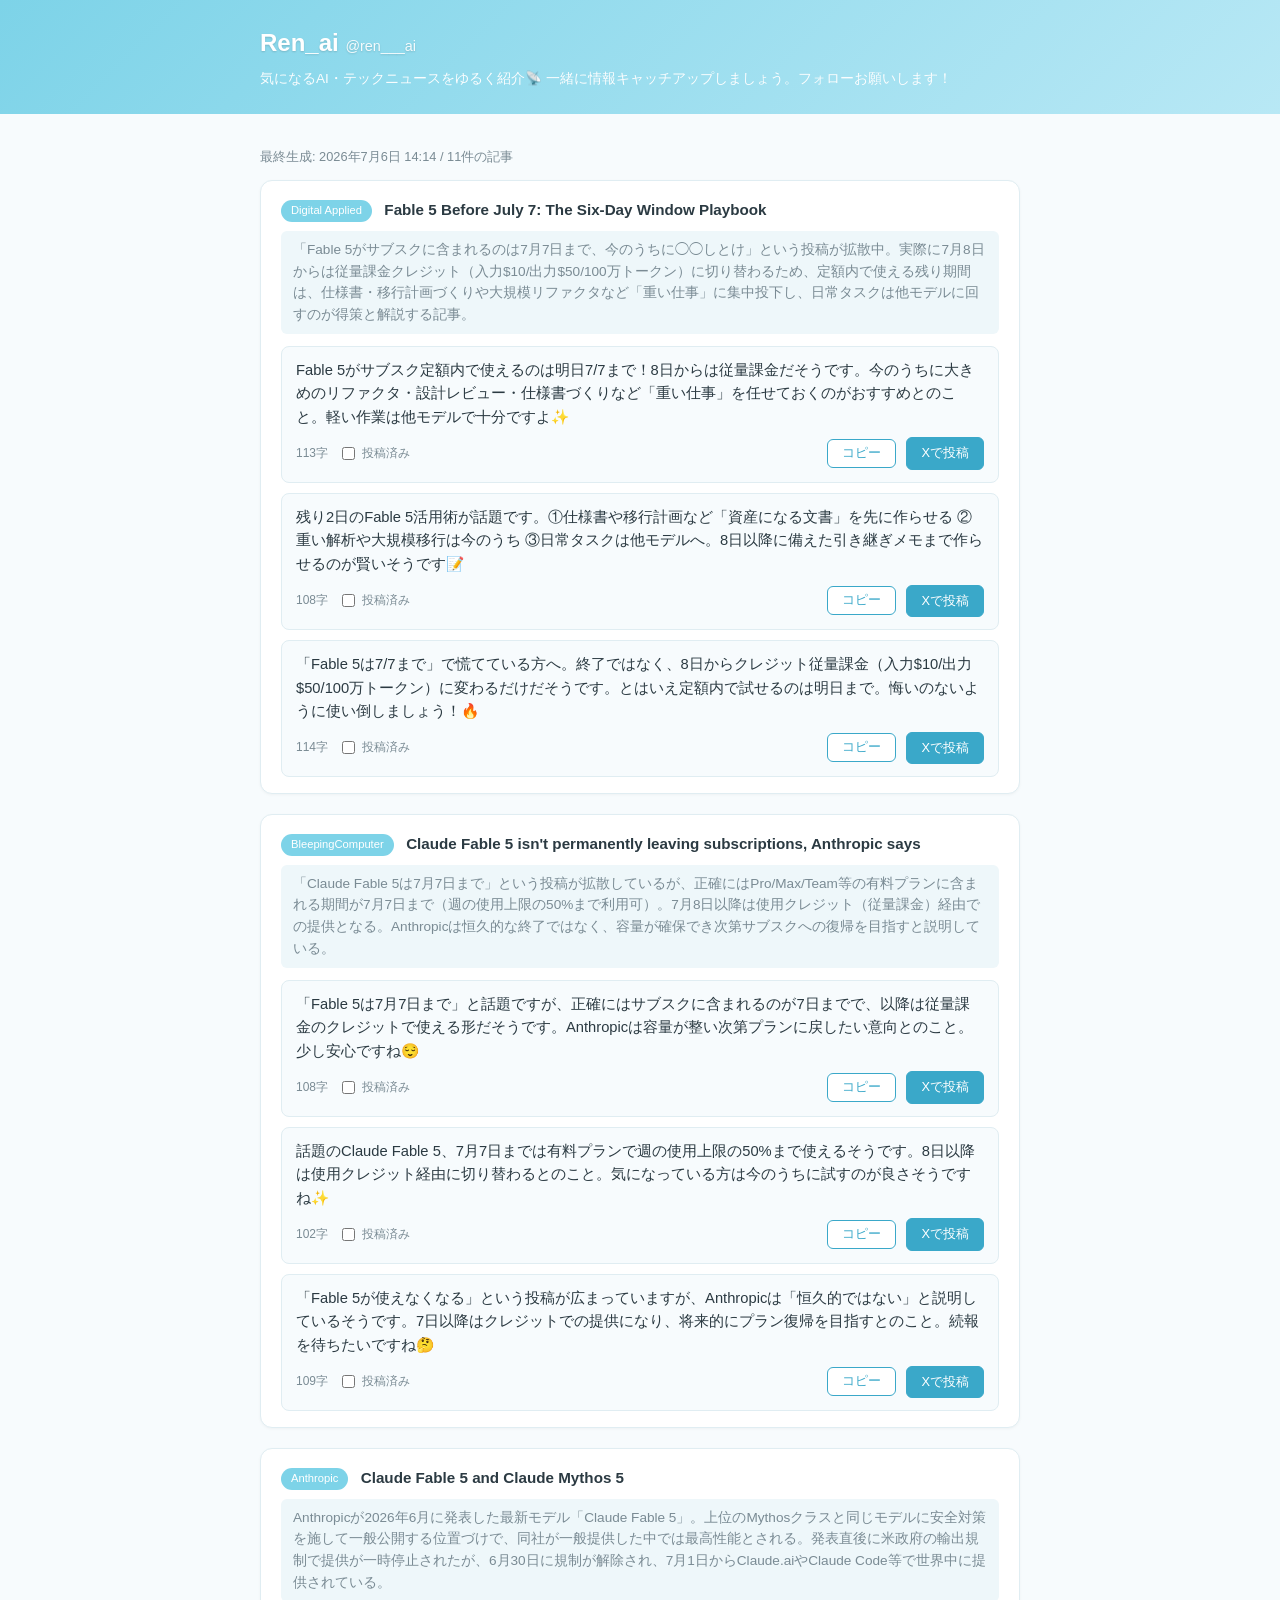
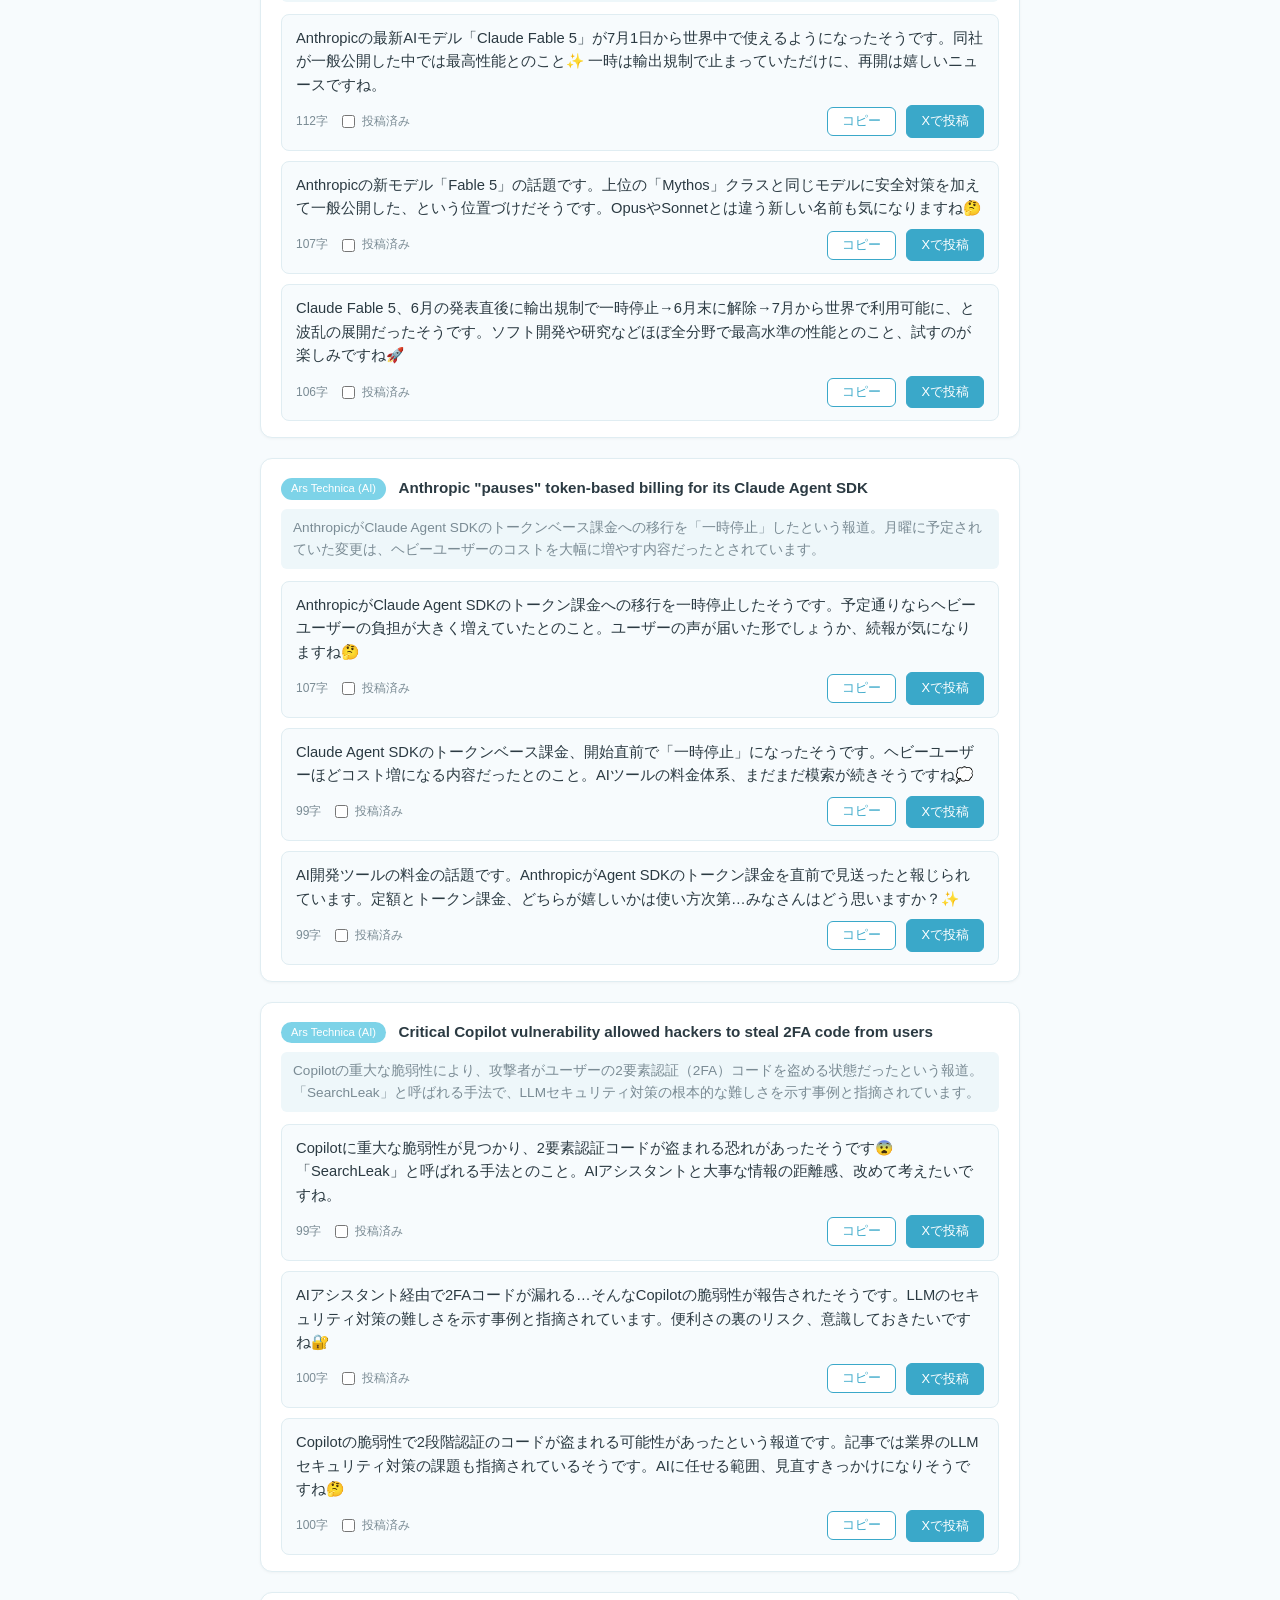
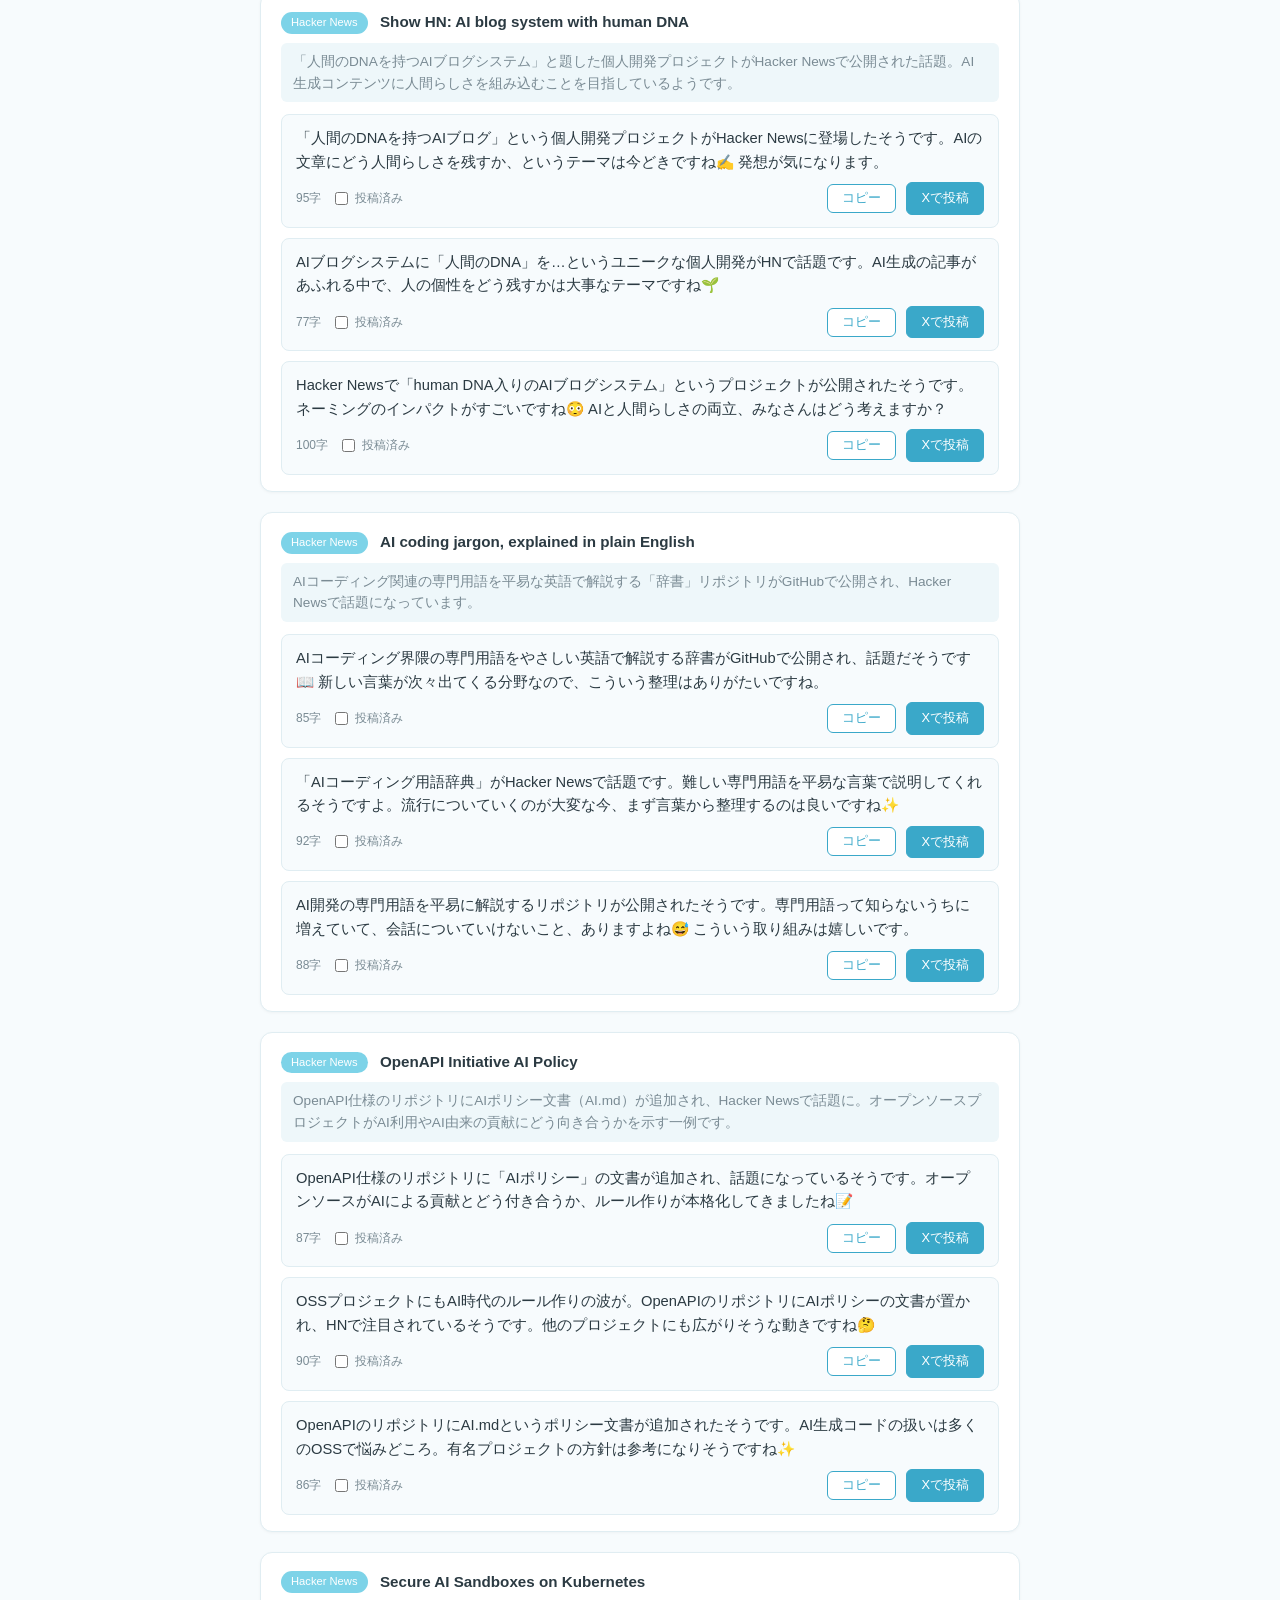
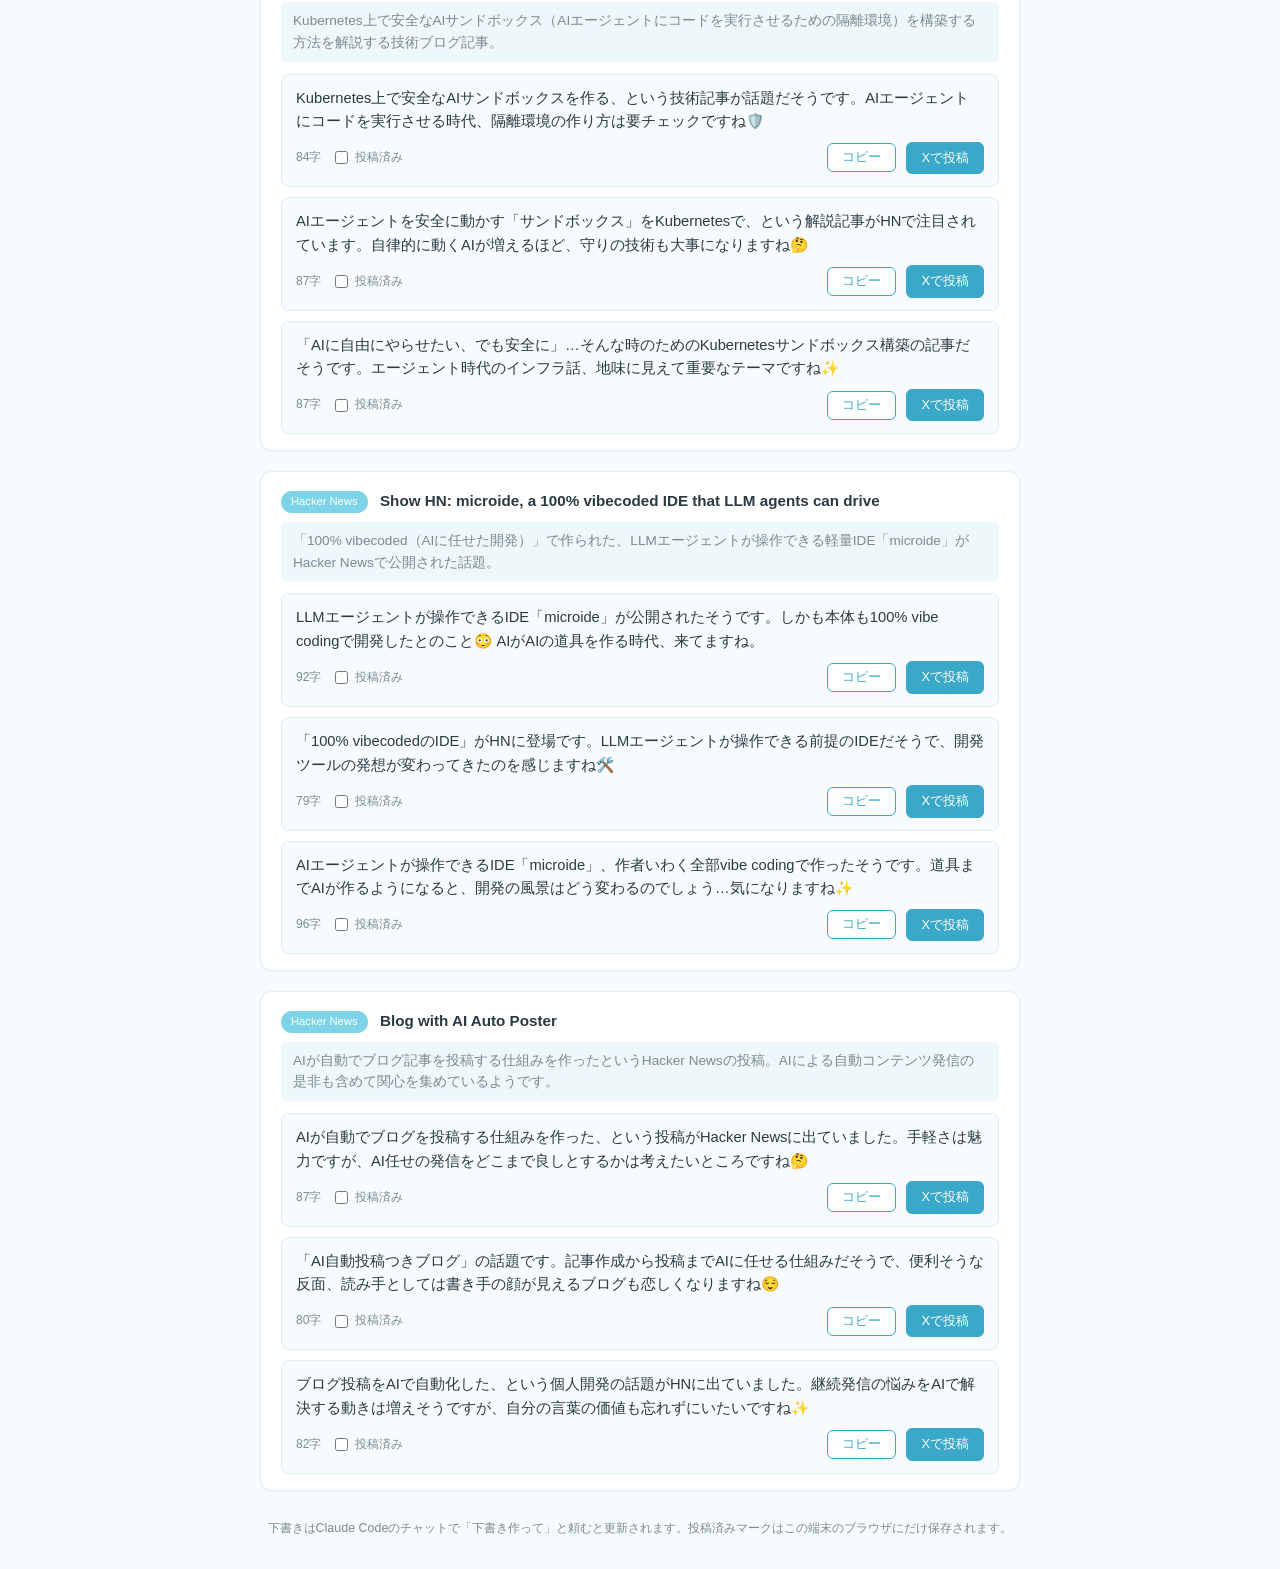
<file: docs/index.html>
<!DOCTYPE html>
<html lang="ja">
<head>
<meta charset="UTF-8">
<meta name="viewport" content="width=device-width, initial-scale=1.0">
<title>Ren_ai 下書きツール</title>
<link rel="stylesheet" href="style.css">
</head>
<body>
<header>
  <div class="header-inner">
    <h1>Ren_ai <span class="username">@ren___ai</span></h1>
    <p class="bio">気になるAI・テックニュースをゆるく紹介📡 一緒に情報キャッチアップしましょう。フォローお願いします！</p>
  </div>
</header>

<main>
  
    <p class="meta">最終生成: 2026年7月6日 14:14 / 11件の記事</p>

    <div class="articles">
      
      <section class="article-card">
        <div class="article-head">
          <span class="source-badge">Digital Applied</span>
          <a href="https://www.digitalapplied.com/blog/claude-fable-5-before-july-7-six-day-window-playbook" target="_blank" rel="noopener" class="article-title">Fable 5 Before July 7: The Six-Day Window Playbook</a>
          
          <p class="summary-ja">「Fable 5がサブスクに含まれるのは7月7日まで、今のうちに◯◯しとけ」という投稿が拡散中。実際に7月8日からは従量課金クレジット（入力$10/出力$50/100万トークン）に切り替わるため、定額内で使える残り期間は、仕様書・移行計画づくりや大規模リファクタなど「重い仕事」に集中投下し、日常タスクは他モデルに回すのが得策と解説する記事。</p>
          
        </div>

        

        <div class="drafts">
          
          <div class="draft" data-draft-key="https://www.digitalapplied.com/blog/claude-fable-5-before-july-7-six-day-window-playbook#1">
            <p class="draft-text">Fable 5がサブスク定額内で使えるのは明日7/7まで！8日からは従量課金だそうです。今のうちに大きめのリファクタ・設計レビュー・仕様書づくりなど「重い仕事」を任せておくのがおすすめとのこと。軽い作業は他モデルで十分ですよ✨</p>
            <div class="draft-footer">
              <span class="char-count">113字</span>
              <label class="used-label"><input type="checkbox" class="used-check">投稿済み</label>
              <span class="spacer"></span>
              <button class="copy-btn" data-text="Fable 5がサブスク定額内で使えるのは明日7/7まで！8日からは従量課金だそうです。今のうちに大きめのリファクタ・設計レビュー・仕様書づくりなど「重い仕事」を任せておくのがおすすめとのこと。軽い作業は他モデルで十分ですよ✨">コピー</button>
              <a class="post-btn" data-text="Fable 5がサブスク定額内で使えるのは明日7/7まで！8日からは従量課金だそうです。今のうちに大きめのリファクタ・設計レビュー・仕様書づくりなど「重い仕事」を任せておくのがおすすめとのこと。軽い作業は他モデルで十分ですよ✨" data-url="https://www.digitalapplied.com/blog/claude-fable-5-before-july-7-six-day-window-playbook" href="#" target="_blank" rel="noopener">Xで投稿</a>
            </div>
          </div>
          
          <div class="draft" data-draft-key="https://www.digitalapplied.com/blog/claude-fable-5-before-july-7-six-day-window-playbook#2">
            <p class="draft-text">残り2日のFable 5活用術が話題です。①仕様書や移行計画など「資産になる文書」を先に作らせる ②重い解析や大規模移行は今のうち ③日常タスクは他モデルへ。8日以降に備えた引き継ぎメモまで作らせるのが賢いそうです📝</p>
            <div class="draft-footer">
              <span class="char-count">108字</span>
              <label class="used-label"><input type="checkbox" class="used-check">投稿済み</label>
              <span class="spacer"></span>
              <button class="copy-btn" data-text="残り2日のFable 5活用術が話題です。①仕様書や移行計画など「資産になる文書」を先に作らせる ②重い解析や大規模移行は今のうち ③日常タスクは他モデルへ。8日以降に備えた引き継ぎメモまで作らせるのが賢いそうです📝">コピー</button>
              <a class="post-btn" data-text="残り2日のFable 5活用術が話題です。①仕様書や移行計画など「資産になる文書」を先に作らせる ②重い解析や大規模移行は今のうち ③日常タスクは他モデルへ。8日以降に備えた引き継ぎメモまで作らせるのが賢いそうです📝" data-url="https://www.digitalapplied.com/blog/claude-fable-5-before-july-7-six-day-window-playbook" href="#" target="_blank" rel="noopener">Xで投稿</a>
            </div>
          </div>
          
          <div class="draft" data-draft-key="https://www.digitalapplied.com/blog/claude-fable-5-before-july-7-six-day-window-playbook#3">
            <p class="draft-text">「Fable 5は7/7まで」で慌てている方へ。終了ではなく、8日からクレジット従量課金（入力$10/出力$50/100万トークン）に変わるだけだそうです。とはいえ定額内で試せるのは明日まで。悔いのないように使い倒しましょう！🔥</p>
            <div class="draft-footer">
              <span class="char-count">114字</span>
              <label class="used-label"><input type="checkbox" class="used-check">投稿済み</label>
              <span class="spacer"></span>
              <button class="copy-btn" data-text="「Fable 5は7/7まで」で慌てている方へ。終了ではなく、8日からクレジット従量課金（入力$10/出力$50/100万トークン）に変わるだけだそうです。とはいえ定額内で試せるのは明日まで。悔いのないように使い倒しましょう！🔥">コピー</button>
              <a class="post-btn" data-text="「Fable 5は7/7まで」で慌てている方へ。終了ではなく、8日からクレジット従量課金（入力$10/出力$50/100万トークン）に変わるだけだそうです。とはいえ定額内で試せるのは明日まで。悔いのないように使い倒しましょう！🔥" data-url="https://www.digitalapplied.com/blog/claude-fable-5-before-july-7-six-day-window-playbook" href="#" target="_blank" rel="noopener">Xで投稿</a>
            </div>
          </div>
          
        </div>
      </section>
      
      <section class="article-card">
        <div class="article-head">
          <span class="source-badge">BleepingComputer</span>
          <a href="https://www.bleepingcomputer.com/news/artificial-intelligence/claude-fable-5-isnt-permanently-leaving-subscriptions-anthropic-says/" target="_blank" rel="noopener" class="article-title">Claude Fable 5 isn't permanently leaving subscriptions, Anthropic says</a>
          
          <p class="summary-ja">「Claude Fable 5は7月7日まで」という投稿が拡散しているが、正確にはPro/Max/Team等の有料プランに含まれる期間が7月7日まで（週の使用上限の50%まで利用可）。7月8日以降は使用クレジット（従量課金）経由での提供となる。Anthropicは恒久的な終了ではなく、容量が確保でき次第サブスクへの復帰を目指すと説明している。</p>
          
        </div>

        

        <div class="drafts">
          
          <div class="draft" data-draft-key="https://www.bleepingcomputer.com/news/artificial-intelligence/claude-fable-5-isnt-permanently-leaving-subscriptions-anthropic-says/#1">
            <p class="draft-text">「Fable 5は7月7日まで」と話題ですが、正確にはサブスクに含まれるのが7日までで、以降は従量課金のクレジットで使える形だそうです。Anthropicは容量が整い次第プランに戻したい意向とのこと。少し安心ですね😌</p>
            <div class="draft-footer">
              <span class="char-count">108字</span>
              <label class="used-label"><input type="checkbox" class="used-check">投稿済み</label>
              <span class="spacer"></span>
              <button class="copy-btn" data-text="「Fable 5は7月7日まで」と話題ですが、正確にはサブスクに含まれるのが7日までで、以降は従量課金のクレジットで使える形だそうです。Anthropicは容量が整い次第プランに戻したい意向とのこと。少し安心ですね😌">コピー</button>
              <a class="post-btn" data-text="「Fable 5は7月7日まで」と話題ですが、正確にはサブスクに含まれるのが7日までで、以降は従量課金のクレジットで使える形だそうです。Anthropicは容量が整い次第プランに戻したい意向とのこと。少し安心ですね😌" data-url="https://www.bleepingcomputer.com/news/artificial-intelligence/claude-fable-5-isnt-permanently-leaving-subscriptions-anthropic-says/" href="#" target="_blank" rel="noopener">Xで投稿</a>
            </div>
          </div>
          
          <div class="draft" data-draft-key="https://www.bleepingcomputer.com/news/artificial-intelligence/claude-fable-5-isnt-permanently-leaving-subscriptions-anthropic-says/#2">
            <p class="draft-text">話題のClaude Fable 5、7月7日までは有料プランで週の使用上限の50%まで使えるそうです。8日以降は使用クレジット経由に切り替わるとのこと。気になっている方は今のうちに試すのが良さそうですね✨</p>
            <div class="draft-footer">
              <span class="char-count">102字</span>
              <label class="used-label"><input type="checkbox" class="used-check">投稿済み</label>
              <span class="spacer"></span>
              <button class="copy-btn" data-text="話題のClaude Fable 5、7月7日までは有料プランで週の使用上限の50%まで使えるそうです。8日以降は使用クレジット経由に切り替わるとのこと。気になっている方は今のうちに試すのが良さそうですね✨">コピー</button>
              <a class="post-btn" data-text="話題のClaude Fable 5、7月7日までは有料プランで週の使用上限の50%まで使えるそうです。8日以降は使用クレジット経由に切り替わるとのこと。気になっている方は今のうちに試すのが良さそうですね✨" data-url="https://www.bleepingcomputer.com/news/artificial-intelligence/claude-fable-5-isnt-permanently-leaving-subscriptions-anthropic-says/" href="#" target="_blank" rel="noopener">Xで投稿</a>
            </div>
          </div>
          
          <div class="draft" data-draft-key="https://www.bleepingcomputer.com/news/artificial-intelligence/claude-fable-5-isnt-permanently-leaving-subscriptions-anthropic-says/#3">
            <p class="draft-text">「Fable 5が使えなくなる」という投稿が広まっていますが、Anthropicは「恒久的ではない」と説明しているそうです。7日以降はクレジットでの提供になり、将来的にプラン復帰を目指すとのこと。続報を待ちたいですね🤔</p>
            <div class="draft-footer">
              <span class="char-count">109字</span>
              <label class="used-label"><input type="checkbox" class="used-check">投稿済み</label>
              <span class="spacer"></span>
              <button class="copy-btn" data-text="「Fable 5が使えなくなる」という投稿が広まっていますが、Anthropicは「恒久的ではない」と説明しているそうです。7日以降はクレジットでの提供になり、将来的にプラン復帰を目指すとのこと。続報を待ちたいですね🤔">コピー</button>
              <a class="post-btn" data-text="「Fable 5が使えなくなる」という投稿が広まっていますが、Anthropicは「恒久的ではない」と説明しているそうです。7日以降はクレジットでの提供になり、将来的にプラン復帰を目指すとのこと。続報を待ちたいですね🤔" data-url="https://www.bleepingcomputer.com/news/artificial-intelligence/claude-fable-5-isnt-permanently-leaving-subscriptions-anthropic-says/" href="#" target="_blank" rel="noopener">Xで投稿</a>
            </div>
          </div>
          
        </div>
      </section>
      
      <section class="article-card">
        <div class="article-head">
          <span class="source-badge">Anthropic</span>
          <a href="https://www.anthropic.com/news/claude-fable-5-mythos-5" target="_blank" rel="noopener" class="article-title">Claude Fable 5 and Claude Mythos 5</a>
          
          <p class="summary-ja">Anthropicが2026年6月に発表した最新モデル「Claude Fable 5」。上位のMythosクラスと同じモデルに安全対策を施して一般公開する位置づけで、同社が一般提供した中では最高性能とされる。発表直後に米政府の輸出規制で提供が一時停止されたが、6月30日に規制が解除され、7月1日からClaude.aiやClaude Code等で世界中に提供されている。</p>
          
        </div>

        

        <div class="drafts">
          
          <div class="draft" data-draft-key="https://www.anthropic.com/news/claude-fable-5-mythos-5#1">
            <p class="draft-text">Anthropicの最新AIモデル「Claude Fable 5」が7月1日から世界中で使えるようになったそうです。同社が一般公開した中では最高性能とのこと✨ 一時は輸出規制で止まっていただけに、再開は嬉しいニュースですね。</p>
            <div class="draft-footer">
              <span class="char-count">112字</span>
              <label class="used-label"><input type="checkbox" class="used-check">投稿済み</label>
              <span class="spacer"></span>
              <button class="copy-btn" data-text="Anthropicの最新AIモデル「Claude Fable 5」が7月1日から世界中で使えるようになったそうです。同社が一般公開した中では最高性能とのこと✨ 一時は輸出規制で止まっていただけに、再開は嬉しいニュースですね。">コピー</button>
              <a class="post-btn" data-text="Anthropicの最新AIモデル「Claude Fable 5」が7月1日から世界中で使えるようになったそうです。同社が一般公開した中では最高性能とのこと✨ 一時は輸出規制で止まっていただけに、再開は嬉しいニュースですね。" data-url="https://www.anthropic.com/news/claude-fable-5-mythos-5" href="#" target="_blank" rel="noopener">Xで投稿</a>
            </div>
          </div>
          
          <div class="draft" data-draft-key="https://www.anthropic.com/news/claude-fable-5-mythos-5#2">
            <p class="draft-text">Anthropicの新モデル「Fable 5」の話題です。上位の「Mythos」クラスと同じモデルに安全対策を加えて一般公開した、という位置づけだそうです。OpusやSonnetとは違う新しい名前も気になりますね🤔</p>
            <div class="draft-footer">
              <span class="char-count">107字</span>
              <label class="used-label"><input type="checkbox" class="used-check">投稿済み</label>
              <span class="spacer"></span>
              <button class="copy-btn" data-text="Anthropicの新モデル「Fable 5」の話題です。上位の「Mythos」クラスと同じモデルに安全対策を加えて一般公開した、という位置づけだそうです。OpusやSonnetとは違う新しい名前も気になりますね🤔">コピー</button>
              <a class="post-btn" data-text="Anthropicの新モデル「Fable 5」の話題です。上位の「Mythos」クラスと同じモデルに安全対策を加えて一般公開した、という位置づけだそうです。OpusやSonnetとは違う新しい名前も気になりますね🤔" data-url="https://www.anthropic.com/news/claude-fable-5-mythos-5" href="#" target="_blank" rel="noopener">Xで投稿</a>
            </div>
          </div>
          
          <div class="draft" data-draft-key="https://www.anthropic.com/news/claude-fable-5-mythos-5#3">
            <p class="draft-text">Claude Fable 5、6月の発表直後に輸出規制で一時停止→6月末に解除→7月から世界で利用可能に、と波乱の展開だったそうです。ソフト開発や研究などほぼ全分野で最高水準の性能とのこと、試すのが楽しみですね🚀</p>
            <div class="draft-footer">
              <span class="char-count">106字</span>
              <label class="used-label"><input type="checkbox" class="used-check">投稿済み</label>
              <span class="spacer"></span>
              <button class="copy-btn" data-text="Claude Fable 5、6月の発表直後に輸出規制で一時停止→6月末に解除→7月から世界で利用可能に、と波乱の展開だったそうです。ソフト開発や研究などほぼ全分野で最高水準の性能とのこと、試すのが楽しみですね🚀">コピー</button>
              <a class="post-btn" data-text="Claude Fable 5、6月の発表直後に輸出規制で一時停止→6月末に解除→7月から世界で利用可能に、と波乱の展開だったそうです。ソフト開発や研究などほぼ全分野で最高水準の性能とのこと、試すのが楽しみですね🚀" data-url="https://www.anthropic.com/news/claude-fable-5-mythos-5" href="#" target="_blank" rel="noopener">Xで投稿</a>
            </div>
          </div>
          
        </div>
      </section>
      
      <section class="article-card">
        <div class="article-head">
          <span class="source-badge">Ars Technica (AI)</span>
          <a href="https://arstechnica.com/ai/2026/06/anthropic-pauses-token-based-billing-for-its-claude-agent-sdk/" target="_blank" rel="noopener" class="article-title">Anthropic "pauses" token-based billing for its Claude Agent SDK</a>
          
          <p class="summary-ja">AnthropicがClaude Agent SDKのトークンベース課金への移行を「一時停止」したという報道。月曜に予定されていた変更は、ヘビーユーザーのコストを大幅に増やす内容だったとされています。</p>
          
        </div>

        

        <div class="drafts">
          
          <div class="draft" data-draft-key="https://arstechnica.com/ai/2026/06/anthropic-pauses-token-based-billing-for-its-claude-agent-sdk/#1">
            <p class="draft-text">AnthropicがClaude Agent SDKのトークン課金への移行を一時停止したそうです。予定通りならヘビーユーザーの負担が大きく増えていたとのこと。ユーザーの声が届いた形でしょうか、続報が気になりますね🤔</p>
            <div class="draft-footer">
              <span class="char-count">107字</span>
              <label class="used-label"><input type="checkbox" class="used-check">投稿済み</label>
              <span class="spacer"></span>
              <button class="copy-btn" data-text="AnthropicがClaude Agent SDKのトークン課金への移行を一時停止したそうです。予定通りならヘビーユーザーの負担が大きく増えていたとのこと。ユーザーの声が届いた形でしょうか、続報が気になりますね🤔">コピー</button>
              <a class="post-btn" data-text="AnthropicがClaude Agent SDKのトークン課金への移行を一時停止したそうです。予定通りならヘビーユーザーの負担が大きく増えていたとのこと。ユーザーの声が届いた形でしょうか、続報が気になりますね🤔" data-url="https://arstechnica.com/ai/2026/06/anthropic-pauses-token-based-billing-for-its-claude-agent-sdk/" href="#" target="_blank" rel="noopener">Xで投稿</a>
            </div>
          </div>
          
          <div class="draft" data-draft-key="https://arstechnica.com/ai/2026/06/anthropic-pauses-token-based-billing-for-its-claude-agent-sdk/#2">
            <p class="draft-text">Claude Agent SDKのトークンベース課金、開始直前で「一時停止」になったそうです。ヘビーユーザーほどコスト増になる内容だったとのこと。AIツールの料金体系、まだまだ模索が続きそうですね💭</p>
            <div class="draft-footer">
              <span class="char-count">99字</span>
              <label class="used-label"><input type="checkbox" class="used-check">投稿済み</label>
              <span class="spacer"></span>
              <button class="copy-btn" data-text="Claude Agent SDKのトークンベース課金、開始直前で「一時停止」になったそうです。ヘビーユーザーほどコスト増になる内容だったとのこと。AIツールの料金体系、まだまだ模索が続きそうですね💭">コピー</button>
              <a class="post-btn" data-text="Claude Agent SDKのトークンベース課金、開始直前で「一時停止」になったそうです。ヘビーユーザーほどコスト増になる内容だったとのこと。AIツールの料金体系、まだまだ模索が続きそうですね💭" data-url="https://arstechnica.com/ai/2026/06/anthropic-pauses-token-based-billing-for-its-claude-agent-sdk/" href="#" target="_blank" rel="noopener">Xで投稿</a>
            </div>
          </div>
          
          <div class="draft" data-draft-key="https://arstechnica.com/ai/2026/06/anthropic-pauses-token-based-billing-for-its-claude-agent-sdk/#3">
            <p class="draft-text">AI開発ツールの料金の話題です。AnthropicがAgent SDKのトークン課金を直前で見送ったと報じられています。定額とトークン課金、どちらが嬉しいかは使い方次第…みなさんはどう思いますか？✨</p>
            <div class="draft-footer">
              <span class="char-count">99字</span>
              <label class="used-label"><input type="checkbox" class="used-check">投稿済み</label>
              <span class="spacer"></span>
              <button class="copy-btn" data-text="AI開発ツールの料金の話題です。AnthropicがAgent SDKのトークン課金を直前で見送ったと報じられています。定額とトークン課金、どちらが嬉しいかは使い方次第…みなさんはどう思いますか？✨">コピー</button>
              <a class="post-btn" data-text="AI開発ツールの料金の話題です。AnthropicがAgent SDKのトークン課金を直前で見送ったと報じられています。定額とトークン課金、どちらが嬉しいかは使い方次第…みなさんはどう思いますか？✨" data-url="https://arstechnica.com/ai/2026/06/anthropic-pauses-token-based-billing-for-its-claude-agent-sdk/" href="#" target="_blank" rel="noopener">Xで投稿</a>
            </div>
          </div>
          
        </div>
      </section>
      
      <section class="article-card">
        <div class="article-head">
          <span class="source-badge">Ars Technica (AI)</span>
          <a href="https://arstechnica.com/security/2026/06/critical-copilot-vulnerability-allowed-hackers-to-seal-2fa-code-from-users/" target="_blank" rel="noopener" class="article-title">Critical Copilot vulnerability allowed hackers to steal 2FA code from users</a>
          
          <p class="summary-ja">Copilotの重大な脆弱性により、攻撃者がユーザーの2要素認証（2FA）コードを盗める状態だったという報道。「SearchLeak」と呼ばれる手法で、LLMセキュリティ対策の根本的な難しさを示す事例と指摘されています。</p>
          
        </div>

        

        <div class="drafts">
          
          <div class="draft" data-draft-key="https://arstechnica.com/security/2026/06/critical-copilot-vulnerability-allowed-hackers-to-seal-2fa-code-from-users/#1">
            <p class="draft-text">Copilotに重大な脆弱性が見つかり、2要素認証コードが盗まれる恐れがあったそうです😨 「SearchLeak」と呼ばれる手法とのこと。AIアシスタントと大事な情報の距離感、改めて考えたいですね。</p>
            <div class="draft-footer">
              <span class="char-count">99字</span>
              <label class="used-label"><input type="checkbox" class="used-check">投稿済み</label>
              <span class="spacer"></span>
              <button class="copy-btn" data-text="Copilotに重大な脆弱性が見つかり、2要素認証コードが盗まれる恐れがあったそうです😨 「SearchLeak」と呼ばれる手法とのこと。AIアシスタントと大事な情報の距離感、改めて考えたいですね。">コピー</button>
              <a class="post-btn" data-text="Copilotに重大な脆弱性が見つかり、2要素認証コードが盗まれる恐れがあったそうです😨 「SearchLeak」と呼ばれる手法とのこと。AIアシスタントと大事な情報の距離感、改めて考えたいですね。" data-url="https://arstechnica.com/security/2026/06/critical-copilot-vulnerability-allowed-hackers-to-seal-2fa-code-from-users/" href="#" target="_blank" rel="noopener">Xで投稿</a>
            </div>
          </div>
          
          <div class="draft" data-draft-key="https://arstechnica.com/security/2026/06/critical-copilot-vulnerability-allowed-hackers-to-seal-2fa-code-from-users/#2">
            <p class="draft-text">AIアシスタント経由で2FAコードが漏れる…そんなCopilotの脆弱性が報告されたそうです。LLMのセキュリティ対策の難しさを示す事例と指摘されています。便利さの裏のリスク、意識しておきたいですね🔐</p>
            <div class="draft-footer">
              <span class="char-count">100字</span>
              <label class="used-label"><input type="checkbox" class="used-check">投稿済み</label>
              <span class="spacer"></span>
              <button class="copy-btn" data-text="AIアシスタント経由で2FAコードが漏れる…そんなCopilotの脆弱性が報告されたそうです。LLMのセキュリティ対策の難しさを示す事例と指摘されています。便利さの裏のリスク、意識しておきたいですね🔐">コピー</button>
              <a class="post-btn" data-text="AIアシスタント経由で2FAコードが漏れる…そんなCopilotの脆弱性が報告されたそうです。LLMのセキュリティ対策の難しさを示す事例と指摘されています。便利さの裏のリスク、意識しておきたいですね🔐" data-url="https://arstechnica.com/security/2026/06/critical-copilot-vulnerability-allowed-hackers-to-seal-2fa-code-from-users/" href="#" target="_blank" rel="noopener">Xで投稿</a>
            </div>
          </div>
          
          <div class="draft" data-draft-key="https://arstechnica.com/security/2026/06/critical-copilot-vulnerability-allowed-hackers-to-seal-2fa-code-from-users/#3">
            <p class="draft-text">Copilotの脆弱性で2段階認証のコードが盗まれる可能性があったという報道です。記事では業界のLLMセキュリティ対策の課題も指摘されているそうです。AIに任せる範囲、見直すきっかけになりそうですね🤔</p>
            <div class="draft-footer">
              <span class="char-count">100字</span>
              <label class="used-label"><input type="checkbox" class="used-check">投稿済み</label>
              <span class="spacer"></span>
              <button class="copy-btn" data-text="Copilotの脆弱性で2段階認証のコードが盗まれる可能性があったという報道です。記事では業界のLLMセキュリティ対策の課題も指摘されているそうです。AIに任せる範囲、見直すきっかけになりそうですね🤔">コピー</button>
              <a class="post-btn" data-text="Copilotの脆弱性で2段階認証のコードが盗まれる可能性があったという報道です。記事では業界のLLMセキュリティ対策の課題も指摘されているそうです。AIに任せる範囲、見直すきっかけになりそうですね🤔" data-url="https://arstechnica.com/security/2026/06/critical-copilot-vulnerability-allowed-hackers-to-seal-2fa-code-from-users/" href="#" target="_blank" rel="noopener">Xで投稿</a>
            </div>
          </div>
          
        </div>
      </section>
      
      <section class="article-card">
        <div class="article-head">
          <span class="source-badge">Hacker News</span>
          <a href="https://voicecite.com" target="_blank" rel="noopener" class="article-title">Show HN: AI blog system with human DNA</a>
          
          <p class="summary-ja">「人間のDNAを持つAIブログシステム」と題した個人開発プロジェクトがHacker Newsで公開された話題。AI生成コンテンツに人間らしさを組み込むことを目指しているようです。</p>
          
        </div>

        

        <div class="drafts">
          
          <div class="draft" data-draft-key="https://voicecite.com#1">
            <p class="draft-text">「人間のDNAを持つAIブログ」という個人開発プロジェクトがHacker Newsに登場したそうです。AIの文章にどう人間らしさを残すか、というテーマは今どきですね✍️ 発想が気になります。</p>
            <div class="draft-footer">
              <span class="char-count">95字</span>
              <label class="used-label"><input type="checkbox" class="used-check">投稿済み</label>
              <span class="spacer"></span>
              <button class="copy-btn" data-text="「人間のDNAを持つAIブログ」という個人開発プロジェクトがHacker Newsに登場したそうです。AIの文章にどう人間らしさを残すか、というテーマは今どきですね✍️ 発想が気になります。">コピー</button>
              <a class="post-btn" data-text="「人間のDNAを持つAIブログ」という個人開発プロジェクトがHacker Newsに登場したそうです。AIの文章にどう人間らしさを残すか、というテーマは今どきですね✍️ 発想が気になります。" data-url="https://voicecite.com" href="#" target="_blank" rel="noopener">Xで投稿</a>
            </div>
          </div>
          
          <div class="draft" data-draft-key="https://voicecite.com#2">
            <p class="draft-text">AIブログシステムに「人間のDNA」を…というユニークな個人開発がHNで話題です。AI生成の記事があふれる中で、人の個性をどう残すかは大事なテーマですね🌱</p>
            <div class="draft-footer">
              <span class="char-count">77字</span>
              <label class="used-label"><input type="checkbox" class="used-check">投稿済み</label>
              <span class="spacer"></span>
              <button class="copy-btn" data-text="AIブログシステムに「人間のDNA」を…というユニークな個人開発がHNで話題です。AI生成の記事があふれる中で、人の個性をどう残すかは大事なテーマですね🌱">コピー</button>
              <a class="post-btn" data-text="AIブログシステムに「人間のDNA」を…というユニークな個人開発がHNで話題です。AI生成の記事があふれる中で、人の個性をどう残すかは大事なテーマですね🌱" data-url="https://voicecite.com" href="#" target="_blank" rel="noopener">Xで投稿</a>
            </div>
          </div>
          
          <div class="draft" data-draft-key="https://voicecite.com#3">
            <p class="draft-text">Hacker Newsで「human DNA入りのAIブログシステム」というプロジェクトが公開されたそうです。ネーミングのインパクトがすごいですね😳 AIと人間らしさの両立、みなさんはどう考えますか？</p>
            <div class="draft-footer">
              <span class="char-count">100字</span>
              <label class="used-label"><input type="checkbox" class="used-check">投稿済み</label>
              <span class="spacer"></span>
              <button class="copy-btn" data-text="Hacker Newsで「human DNA入りのAIブログシステム」というプロジェクトが公開されたそうです。ネーミングのインパクトがすごいですね😳 AIと人間らしさの両立、みなさんはどう考えますか？">コピー</button>
              <a class="post-btn" data-text="Hacker Newsで「human DNA入りのAIブログシステム」というプロジェクトが公開されたそうです。ネーミングのインパクトがすごいですね😳 AIと人間らしさの両立、みなさんはどう考えますか？" data-url="https://voicecite.com" href="#" target="_blank" rel="noopener">Xで投稿</a>
            </div>
          </div>
          
        </div>
      </section>
      
      <section class="article-card">
        <div class="article-head">
          <span class="source-badge">Hacker News</span>
          <a href="https://github.com/mattpocock/dictionary-of-ai-coding" target="_blank" rel="noopener" class="article-title">AI coding jargon, explained in plain English</a>
          
          <p class="summary-ja">AIコーディング関連の専門用語を平易な英語で解説する「辞書」リポジトリがGitHubで公開され、Hacker Newsで話題になっています。</p>
          
        </div>

        

        <div class="drafts">
          
          <div class="draft" data-draft-key="https://github.com/mattpocock/dictionary-of-ai-coding#1">
            <p class="draft-text">AIコーディング界隈の専門用語をやさしい英語で解説する辞書がGitHubで公開され、話題だそうです📖 新しい言葉が次々出てくる分野なので、こういう整理はありがたいですね。</p>
            <div class="draft-footer">
              <span class="char-count">85字</span>
              <label class="used-label"><input type="checkbox" class="used-check">投稿済み</label>
              <span class="spacer"></span>
              <button class="copy-btn" data-text="AIコーディング界隈の専門用語をやさしい英語で解説する辞書がGitHubで公開され、話題だそうです📖 新しい言葉が次々出てくる分野なので、こういう整理はありがたいですね。">コピー</button>
              <a class="post-btn" data-text="AIコーディング界隈の専門用語をやさしい英語で解説する辞書がGitHubで公開され、話題だそうです📖 新しい言葉が次々出てくる分野なので、こういう整理はありがたいですね。" data-url="https://github.com/mattpocock/dictionary-of-ai-coding" href="#" target="_blank" rel="noopener">Xで投稿</a>
            </div>
          </div>
          
          <div class="draft" data-draft-key="https://github.com/mattpocock/dictionary-of-ai-coding#2">
            <p class="draft-text">「AIコーディング用語辞典」がHacker Newsで話題です。難しい専門用語を平易な言葉で説明してくれるそうですよ。流行についていくのが大変な今、まず言葉から整理するのは良いですね✨</p>
            <div class="draft-footer">
              <span class="char-count">92字</span>
              <label class="used-label"><input type="checkbox" class="used-check">投稿済み</label>
              <span class="spacer"></span>
              <button class="copy-btn" data-text="「AIコーディング用語辞典」がHacker Newsで話題です。難しい専門用語を平易な言葉で説明してくれるそうですよ。流行についていくのが大変な今、まず言葉から整理するのは良いですね✨">コピー</button>
              <a class="post-btn" data-text="「AIコーディング用語辞典」がHacker Newsで話題です。難しい専門用語を平易な言葉で説明してくれるそうですよ。流行についていくのが大変な今、まず言葉から整理するのは良いですね✨" data-url="https://github.com/mattpocock/dictionary-of-ai-coding" href="#" target="_blank" rel="noopener">Xで投稿</a>
            </div>
          </div>
          
          <div class="draft" data-draft-key="https://github.com/mattpocock/dictionary-of-ai-coding#3">
            <p class="draft-text">AI開発の専門用語を平易に解説するリポジトリが公開されたそうです。専門用語って知らないうちに増えていて、会話についていけないこと、ありますよね😅 こういう取り組みは嬉しいです。</p>
            <div class="draft-footer">
              <span class="char-count">88字</span>
              <label class="used-label"><input type="checkbox" class="used-check">投稿済み</label>
              <span class="spacer"></span>
              <button class="copy-btn" data-text="AI開発の専門用語を平易に解説するリポジトリが公開されたそうです。専門用語って知らないうちに増えていて、会話についていけないこと、ありますよね😅 こういう取り組みは嬉しいです。">コピー</button>
              <a class="post-btn" data-text="AI開発の専門用語を平易に解説するリポジトリが公開されたそうです。専門用語って知らないうちに増えていて、会話についていけないこと、ありますよね😅 こういう取り組みは嬉しいです。" data-url="https://github.com/mattpocock/dictionary-of-ai-coding" href="#" target="_blank" rel="noopener">Xで投稿</a>
            </div>
          </div>
          
        </div>
      </section>
      
      <section class="article-card">
        <div class="article-head">
          <span class="source-badge">Hacker News</span>
          <a href="https://github.com/OAI/OpenAPI-Specification/blob/main/AI.md" target="_blank" rel="noopener" class="article-title">OpenAPI Initiative AI Policy</a>
          
          <p class="summary-ja">OpenAPI仕様のリポジトリにAIポリシー文書（AI.md）が追加され、Hacker Newsで話題に。オープンソースプロジェクトがAI利用やAI由来の貢献にどう向き合うかを示す一例です。</p>
          
        </div>

        

        <div class="drafts">
          
          <div class="draft" data-draft-key="https://github.com/OAI/OpenAPI-Specification/blob/main/AI.md#1">
            <p class="draft-text">OpenAPI仕様のリポジトリに「AIポリシー」の文書が追加され、話題になっているそうです。オープンソースがAIによる貢献とどう付き合うか、ルール作りが本格化してきましたね📝</p>
            <div class="draft-footer">
              <span class="char-count">87字</span>
              <label class="used-label"><input type="checkbox" class="used-check">投稿済み</label>
              <span class="spacer"></span>
              <button class="copy-btn" data-text="OpenAPI仕様のリポジトリに「AIポリシー」の文書が追加され、話題になっているそうです。オープンソースがAIによる貢献とどう付き合うか、ルール作りが本格化してきましたね📝">コピー</button>
              <a class="post-btn" data-text="OpenAPI仕様のリポジトリに「AIポリシー」の文書が追加され、話題になっているそうです。オープンソースがAIによる貢献とどう付き合うか、ルール作りが本格化してきましたね📝" data-url="https://github.com/OAI/OpenAPI-Specification/blob/main/AI.md" href="#" target="_blank" rel="noopener">Xで投稿</a>
            </div>
          </div>
          
          <div class="draft" data-draft-key="https://github.com/OAI/OpenAPI-Specification/blob/main/AI.md#2">
            <p class="draft-text">OSSプロジェクトにもAI時代のルール作りの波が。OpenAPIのリポジトリにAIポリシーの文書が置かれ、HNで注目されているそうです。他のプロジェクトにも広がりそうな動きですね🤔</p>
            <div class="draft-footer">
              <span class="char-count">90字</span>
              <label class="used-label"><input type="checkbox" class="used-check">投稿済み</label>
              <span class="spacer"></span>
              <button class="copy-btn" data-text="OSSプロジェクトにもAI時代のルール作りの波が。OpenAPIのリポジトリにAIポリシーの文書が置かれ、HNで注目されているそうです。他のプロジェクトにも広がりそうな動きですね🤔">コピー</button>
              <a class="post-btn" data-text="OSSプロジェクトにもAI時代のルール作りの波が。OpenAPIのリポジトリにAIポリシーの文書が置かれ、HNで注目されているそうです。他のプロジェクトにも広がりそうな動きですね🤔" data-url="https://github.com/OAI/OpenAPI-Specification/blob/main/AI.md" href="#" target="_blank" rel="noopener">Xで投稿</a>
            </div>
          </div>
          
          <div class="draft" data-draft-key="https://github.com/OAI/OpenAPI-Specification/blob/main/AI.md#3">
            <p class="draft-text">OpenAPIのリポジトリにAI.mdというポリシー文書が追加されたそうです。AI生成コードの扱いは多くのOSSで悩みどころ。有名プロジェクトの方針は参考になりそうですね✨</p>
            <div class="draft-footer">
              <span class="char-count">86字</span>
              <label class="used-label"><input type="checkbox" class="used-check">投稿済み</label>
              <span class="spacer"></span>
              <button class="copy-btn" data-text="OpenAPIのリポジトリにAI.mdというポリシー文書が追加されたそうです。AI生成コードの扱いは多くのOSSで悩みどころ。有名プロジェクトの方針は参考になりそうですね✨">コピー</button>
              <a class="post-btn" data-text="OpenAPIのリポジトリにAI.mdというポリシー文書が追加されたそうです。AI生成コードの扱いは多くのOSSで悩みどころ。有名プロジェクトの方針は参考になりそうですね✨" data-url="https://github.com/OAI/OpenAPI-Specification/blob/main/AI.md" href="#" target="_blank" rel="noopener">Xで投稿</a>
            </div>
          </div>
          
        </div>
      </section>
      
      <section class="article-card">
        <div class="article-head">
          <span class="source-badge">Hacker News</span>
          <a href="https://mitos.run/blog/ai-sandboxes-on-kubernetes" target="_blank" rel="noopener" class="article-title">Secure AI Sandboxes on Kubernetes</a>
          
          <p class="summary-ja">Kubernetes上で安全なAIサンドボックス（AIエージェントにコードを実行させるための隔離環境）を構築する方法を解説する技術ブログ記事。</p>
          
        </div>

        

        <div class="drafts">
          
          <div class="draft" data-draft-key="https://mitos.run/blog/ai-sandboxes-on-kubernetes#1">
            <p class="draft-text">Kubernetes上で安全なAIサンドボックスを作る、という技術記事が話題だそうです。AIエージェントにコードを実行させる時代、隔離環境の作り方は要チェックですね🛡️</p>
            <div class="draft-footer">
              <span class="char-count">84字</span>
              <label class="used-label"><input type="checkbox" class="used-check">投稿済み</label>
              <span class="spacer"></span>
              <button class="copy-btn" data-text="Kubernetes上で安全なAIサンドボックスを作る、という技術記事が話題だそうです。AIエージェントにコードを実行させる時代、隔離環境の作り方は要チェックですね🛡️">コピー</button>
              <a class="post-btn" data-text="Kubernetes上で安全なAIサンドボックスを作る、という技術記事が話題だそうです。AIエージェントにコードを実行させる時代、隔離環境の作り方は要チェックですね🛡️" data-url="https://mitos.run/blog/ai-sandboxes-on-kubernetes" href="#" target="_blank" rel="noopener">Xで投稿</a>
            </div>
          </div>
          
          <div class="draft" data-draft-key="https://mitos.run/blog/ai-sandboxes-on-kubernetes#2">
            <p class="draft-text">AIエージェントを安全に動かす「サンドボックス」をKubernetesで、という解説記事がHNで注目されています。自律的に動くAIが増えるほど、守りの技術も大事になりますね🤔</p>
            <div class="draft-footer">
              <span class="char-count">87字</span>
              <label class="used-label"><input type="checkbox" class="used-check">投稿済み</label>
              <span class="spacer"></span>
              <button class="copy-btn" data-text="AIエージェントを安全に動かす「サンドボックス」をKubernetesで、という解説記事がHNで注目されています。自律的に動くAIが増えるほど、守りの技術も大事になりますね🤔">コピー</button>
              <a class="post-btn" data-text="AIエージェントを安全に動かす「サンドボックス」をKubernetesで、という解説記事がHNで注目されています。自律的に動くAIが増えるほど、守りの技術も大事になりますね🤔" data-url="https://mitos.run/blog/ai-sandboxes-on-kubernetes" href="#" target="_blank" rel="noopener">Xで投稿</a>
            </div>
          </div>
          
          <div class="draft" data-draft-key="https://mitos.run/blog/ai-sandboxes-on-kubernetes#3">
            <p class="draft-text">「AIに自由にやらせたい、でも安全に」…そんな時のためのKubernetesサンドボックス構築の記事だそうです。エージェント時代のインフラ話、地味に見えて重要なテーマですね✨</p>
            <div class="draft-footer">
              <span class="char-count">87字</span>
              <label class="used-label"><input type="checkbox" class="used-check">投稿済み</label>
              <span class="spacer"></span>
              <button class="copy-btn" data-text="「AIに自由にやらせたい、でも安全に」…そんな時のためのKubernetesサンドボックス構築の記事だそうです。エージェント時代のインフラ話、地味に見えて重要なテーマですね✨">コピー</button>
              <a class="post-btn" data-text="「AIに自由にやらせたい、でも安全に」…そんな時のためのKubernetesサンドボックス構築の記事だそうです。エージェント時代のインフラ話、地味に見えて重要なテーマですね✨" data-url="https://mitos.run/blog/ai-sandboxes-on-kubernetes" href="#" target="_blank" rel="noopener">Xで投稿</a>
            </div>
          </div>
          
        </div>
      </section>
      
      <section class="article-card">
        <div class="article-head">
          <span class="source-badge">Hacker News</span>
          <a href="https://pablojimenezmateo.github.io/microide/" target="_blank" rel="noopener" class="article-title">Show HN: microide, a 100% vibecoded IDE that LLM agents can drive</a>
          
          <p class="summary-ja">「100% vibecoded（AIに任せた開発）」で作られた、LLMエージェントが操作できる軽量IDE「microide」がHacker Newsで公開された話題。</p>
          
        </div>

        

        <div class="drafts">
          
          <div class="draft" data-draft-key="https://pablojimenezmateo.github.io/microide/#1">
            <p class="draft-text">LLMエージェントが操作できるIDE「microide」が公開されたそうです。しかも本体も100% vibe codingで開発したとのこと😳 AIがAIの道具を作る時代、来てますね。</p>
            <div class="draft-footer">
              <span class="char-count">92字</span>
              <label class="used-label"><input type="checkbox" class="used-check">投稿済み</label>
              <span class="spacer"></span>
              <button class="copy-btn" data-text="LLMエージェントが操作できるIDE「microide」が公開されたそうです。しかも本体も100% vibe codingで開発したとのこと😳 AIがAIの道具を作る時代、来てますね。">コピー</button>
              <a class="post-btn" data-text="LLMエージェントが操作できるIDE「microide」が公開されたそうです。しかも本体も100% vibe codingで開発したとのこと😳 AIがAIの道具を作る時代、来てますね。" data-url="https://pablojimenezmateo.github.io/microide/" href="#" target="_blank" rel="noopener">Xで投稿</a>
            </div>
          </div>
          
          <div class="draft" data-draft-key="https://pablojimenezmateo.github.io/microide/#2">
            <p class="draft-text">「100% vibecodedのIDE」がHNに登場です。LLMエージェントが操作できる前提のIDEだそうで、開発ツールの発想が変わってきたのを感じますね🛠️</p>
            <div class="draft-footer">
              <span class="char-count">79字</span>
              <label class="used-label"><input type="checkbox" class="used-check">投稿済み</label>
              <span class="spacer"></span>
              <button class="copy-btn" data-text="「100% vibecodedのIDE」がHNに登場です。LLMエージェントが操作できる前提のIDEだそうで、開発ツールの発想が変わってきたのを感じますね🛠️">コピー</button>
              <a class="post-btn" data-text="「100% vibecodedのIDE」がHNに登場です。LLMエージェントが操作できる前提のIDEだそうで、開発ツールの発想が変わってきたのを感じますね🛠️" data-url="https://pablojimenezmateo.github.io/microide/" href="#" target="_blank" rel="noopener">Xで投稿</a>
            </div>
          </div>
          
          <div class="draft" data-draft-key="https://pablojimenezmateo.github.io/microide/#3">
            <p class="draft-text">AIエージェントが操作できるIDE「microide」、作者いわく全部vibe codingで作ったそうです。道具までAIが作るようになると、開発の風景はどう変わるのでしょう…気になりますね✨</p>
            <div class="draft-footer">
              <span class="char-count">96字</span>
              <label class="used-label"><input type="checkbox" class="used-check">投稿済み</label>
              <span class="spacer"></span>
              <button class="copy-btn" data-text="AIエージェントが操作できるIDE「microide」、作者いわく全部vibe codingで作ったそうです。道具までAIが作るようになると、開発の風景はどう変わるのでしょう…気になりますね✨">コピー</button>
              <a class="post-btn" data-text="AIエージェントが操作できるIDE「microide」、作者いわく全部vibe codingで作ったそうです。道具までAIが作るようになると、開発の風景はどう変わるのでしょう…気になりますね✨" data-url="https://pablojimenezmateo.github.io/microide/" href="#" target="_blank" rel="noopener">Xで投稿</a>
            </div>
          </div>
          
        </div>
      </section>
      
      <section class="article-card">
        <div class="article-head">
          <span class="source-badge">Hacker News</span>
          <a href="https://news.ycombinator.com/item?id=48794594" target="_blank" rel="noopener" class="article-title">Blog with AI Auto Poster</a>
          
          <p class="summary-ja">AIが自動でブログ記事を投稿する仕組みを作ったというHacker Newsの投稿。AIによる自動コンテンツ発信の是非も含めて関心を集めているようです。</p>
          
        </div>

        

        <div class="drafts">
          
          <div class="draft" data-draft-key="https://news.ycombinator.com/item?id=48794594#1">
            <p class="draft-text">AIが自動でブログを投稿する仕組みを作った、という投稿がHacker Newsに出ていました。手軽さは魅力ですが、AI任せの発信をどこまで良しとするかは考えたいところですね🤔</p>
            <div class="draft-footer">
              <span class="char-count">87字</span>
              <label class="used-label"><input type="checkbox" class="used-check">投稿済み</label>
              <span class="spacer"></span>
              <button class="copy-btn" data-text="AIが自動でブログを投稿する仕組みを作った、という投稿がHacker Newsに出ていました。手軽さは魅力ですが、AI任せの発信をどこまで良しとするかは考えたいところですね🤔">コピー</button>
              <a class="post-btn" data-text="AIが自動でブログを投稿する仕組みを作った、という投稿がHacker Newsに出ていました。手軽さは魅力ですが、AI任せの発信をどこまで良しとするかは考えたいところですね🤔" data-url="https://news.ycombinator.com/item?id=48794594" href="#" target="_blank" rel="noopener">Xで投稿</a>
            </div>
          </div>
          
          <div class="draft" data-draft-key="https://news.ycombinator.com/item?id=48794594#2">
            <p class="draft-text">「AI自動投稿つきブログ」の話題です。記事作成から投稿までAIに任せる仕組みだそうで、便利そうな反面、読み手としては書き手の顔が見えるブログも恋しくなりますね😌</p>
            <div class="draft-footer">
              <span class="char-count">80字</span>
              <label class="used-label"><input type="checkbox" class="used-check">投稿済み</label>
              <span class="spacer"></span>
              <button class="copy-btn" data-text="「AI自動投稿つきブログ」の話題です。記事作成から投稿までAIに任せる仕組みだそうで、便利そうな反面、読み手としては書き手の顔が見えるブログも恋しくなりますね😌">コピー</button>
              <a class="post-btn" data-text="「AI自動投稿つきブログ」の話題です。記事作成から投稿までAIに任せる仕組みだそうで、便利そうな反面、読み手としては書き手の顔が見えるブログも恋しくなりますね😌" data-url="https://news.ycombinator.com/item?id=48794594" href="#" target="_blank" rel="noopener">Xで投稿</a>
            </div>
          </div>
          
          <div class="draft" data-draft-key="https://news.ycombinator.com/item?id=48794594#3">
            <p class="draft-text">ブログ投稿をAIで自動化した、という個人開発の話題がHNに出ていました。継続発信の悩みをAIで解決する動きは増えそうですが、自分の言葉の価値も忘れずにいたいですね✨</p>
            <div class="draft-footer">
              <span class="char-count">82字</span>
              <label class="used-label"><input type="checkbox" class="used-check">投稿済み</label>
              <span class="spacer"></span>
              <button class="copy-btn" data-text="ブログ投稿をAIで自動化した、という個人開発の話題がHNに出ていました。継続発信の悩みをAIで解決する動きは増えそうですが、自分の言葉の価値も忘れずにいたいですね✨">コピー</button>
              <a class="post-btn" data-text="ブログ投稿をAIで自動化した、という個人開発の話題がHNに出ていました。継続発信の悩みをAIで解決する動きは増えそうですが、自分の言葉の価値も忘れずにいたいですね✨" data-url="https://news.ycombinator.com/item?id=48794594" href="#" target="_blank" rel="noopener">Xで投稿</a>
            </div>
          </div>
          
        </div>
      </section>
      
    </div>
  

  <p class="footer-note">下書きはClaude Codeのチャットで「下書き作って」と頼むと更新されます。投稿済みマークはこの端末のブラウザにだけ保存されます。</p>
</main>

<script>
// コピー ボタン
document.querySelectorAll('.copy-btn').forEach((el) => {
  el.addEventListener('click', () => {
    navigator.clipboard.writeText(el.dataset.text).then(() => {
      const original = el.textContent;
      el.textContent = 'コピーしました';
      setTimeout(() => { el.textContent = original; }, 1500);
    });
  });
});

// Xで投稿 ボタン（下書き＋記事URL入りでXの投稿画面を開く。投稿は手動）
document.querySelectorAll('.post-btn').forEach((el) => {
  const text = el.dataset.text + '\n\n' + el.dataset.url;
  el.href = 'https://x.com/intent/post?text=' + encodeURIComponent(text);
});

// 投稿済みマーク（localStorageに端末ごと保存）
const USED_KEY = 'renai_used_drafts';
const loadUsed = () => JSON.parse(localStorage.getItem(USED_KEY) || '{}');
const saveUsed = (used) => localStorage.setItem(USED_KEY, JSON.stringify(used));

const used = loadUsed();
document.querySelectorAll('.draft').forEach((card) => {
  const key = card.dataset.draftKey;
  const check = card.querySelector('.used-check');
  if (used[key]) {
    check.checked = true;
    card.classList.add('used');
  }
  check.addEventListener('change', () => {
    const current = loadUsed();
    if (check.checked) {
      current[key] = true;
      card.classList.add('used');
    } else {
      delete current[key];
      card.classList.remove('used');
    }
    saveUsed(current);
  });
});
</script>
</body>
</html>
</file>
<file: docs/style.css>
:root {
  --accent: #7dd3e8;      /* Ren_ai の水色トーン */
  --accent-dark: #3aa8c9;
  --bg: #f7fbfd;
  --card-bg: #ffffff;
  --text: #2b3a42;
  --text-sub: #7a8b94;
  --border: #e0edf2;
}

* { box-sizing: border-box; }

body {
  margin: 0;
  font-family: "Hiragino Sans", "Yu Gothic", sans-serif;
  background: var(--bg);
  color: var(--text);
  line-height: 1.6;
}

header {
  background: linear-gradient(135deg, var(--accent) 0%, #b8e8f5 100%);
  padding: 24px 0;
}

.header-inner {
  max-width: 800px;
  margin: 0 auto;
  padding: 0 20px;
}

h1 {
  margin: 0;
  font-size: 1.5rem;
  color: #fff;
  text-shadow: 0 1px 2px rgba(0,0,0,0.15);
}

.username {
  font-size: 0.9rem;
  font-weight: normal;
  opacity: 0.9;
}

.bio {
  margin: 6px 0 0;
  color: #fff;
  font-size: 0.85rem;
  opacity: 0.95;
}

main {
  max-width: 800px;
  margin: 0 auto;
  padding: 20px;
}

.footer-note {
  font-size: 0.78rem;
  color: var(--text-sub);
  text-align: center;
  margin: 28px 0 10px;
}
.meta { font-size: 0.8rem; color: var(--text-sub); }
.empty { color: var(--text-sub); text-align: center; padding: 40px 0; }
.error { color: #c0392b; font-size: 0.85rem; }

.article-card {
  background: var(--card-bg);
  border: 1px solid var(--border);
  border-radius: 12px;
  padding: 16px 20px;
  margin-bottom: 20px;
  box-shadow: 0 1px 3px rgba(0,0,0,0.04);
}

.article-head { margin-bottom: 12px; }

.source-badge {
  display: inline-block;
  background: var(--accent);
  color: #fff;
  font-size: 0.7rem;
  border-radius: 999px;
  padding: 2px 10px;
  margin-right: 8px;
  vertical-align: middle;
}

.article-title {
  color: var(--text);
  font-weight: 600;
  text-decoration: none;
  font-size: 0.95rem;
}

.article-title:hover { color: var(--accent-dark); text-decoration: underline; }

.summary-ja {
  margin: 8px 0 0;
  font-size: 0.85rem;
  color: var(--text-sub);
  background: #eef7fa;
  border-radius: 6px;
  padding: 8px 12px;
}

.drafts { display: flex; flex-direction: column; gap: 10px; }

.draft {
  background: var(--bg);
  border: 1px solid var(--border);
  border-radius: 8px;
  padding: 12px 14px;
}

.draft-text {
  margin: 0 0 8px;
  white-space: pre-wrap;
  font-size: 0.92rem;
}

.draft-footer {
  display: flex;
  align-items: center;
  gap: 10px;
  flex-wrap: wrap;
}

.spacer { flex: 1; }

.char-count { font-size: 0.75rem; color: var(--text-sub); }

.used-label {
  font-size: 0.75rem;
  color: var(--text-sub);
  display: inline-flex;
  align-items: center;
  gap: 4px;
  cursor: pointer;
  user-select: none;
}

.draft.used { opacity: 0.45; }
.draft.used .draft-text { text-decoration: line-through; }

.copy-btn {
  background: #fff;
  border: 1px solid var(--accent-dark);
  color: var(--accent-dark);
  border-radius: 6px;
  padding: 5px 14px;
  font-size: 0.8rem;
  cursor: pointer;
  transition: all 0.15s;
}

.copy-btn:hover { background: var(--accent-dark); color: #fff; }

.post-btn {
  background: var(--accent-dark);
  border: 1px solid var(--accent-dark);
  color: #fff;
  border-radius: 6px;
  padding: 5px 14px;
  font-size: 0.8rem;
  text-decoration: none;
  transition: background 0.15s;
}

.post-btn:hover { background: #2d8aa8; }
</file>
